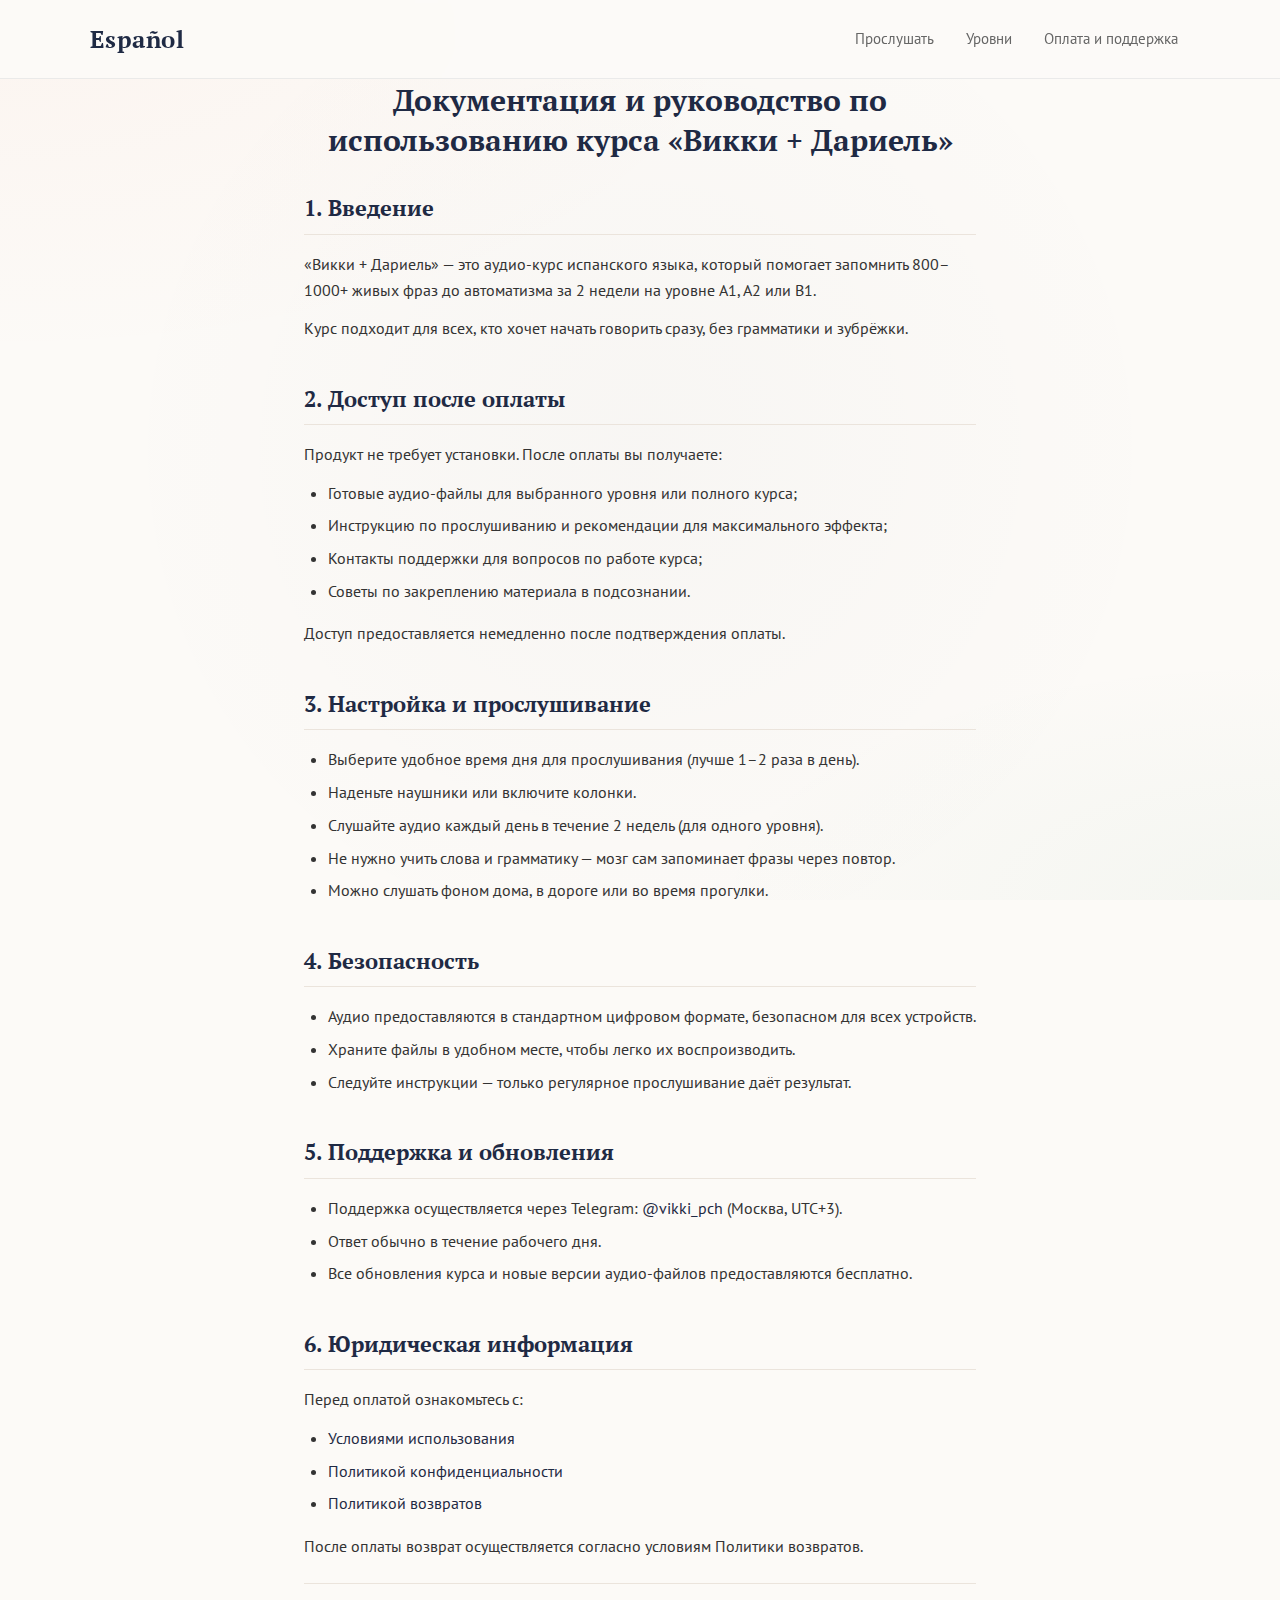
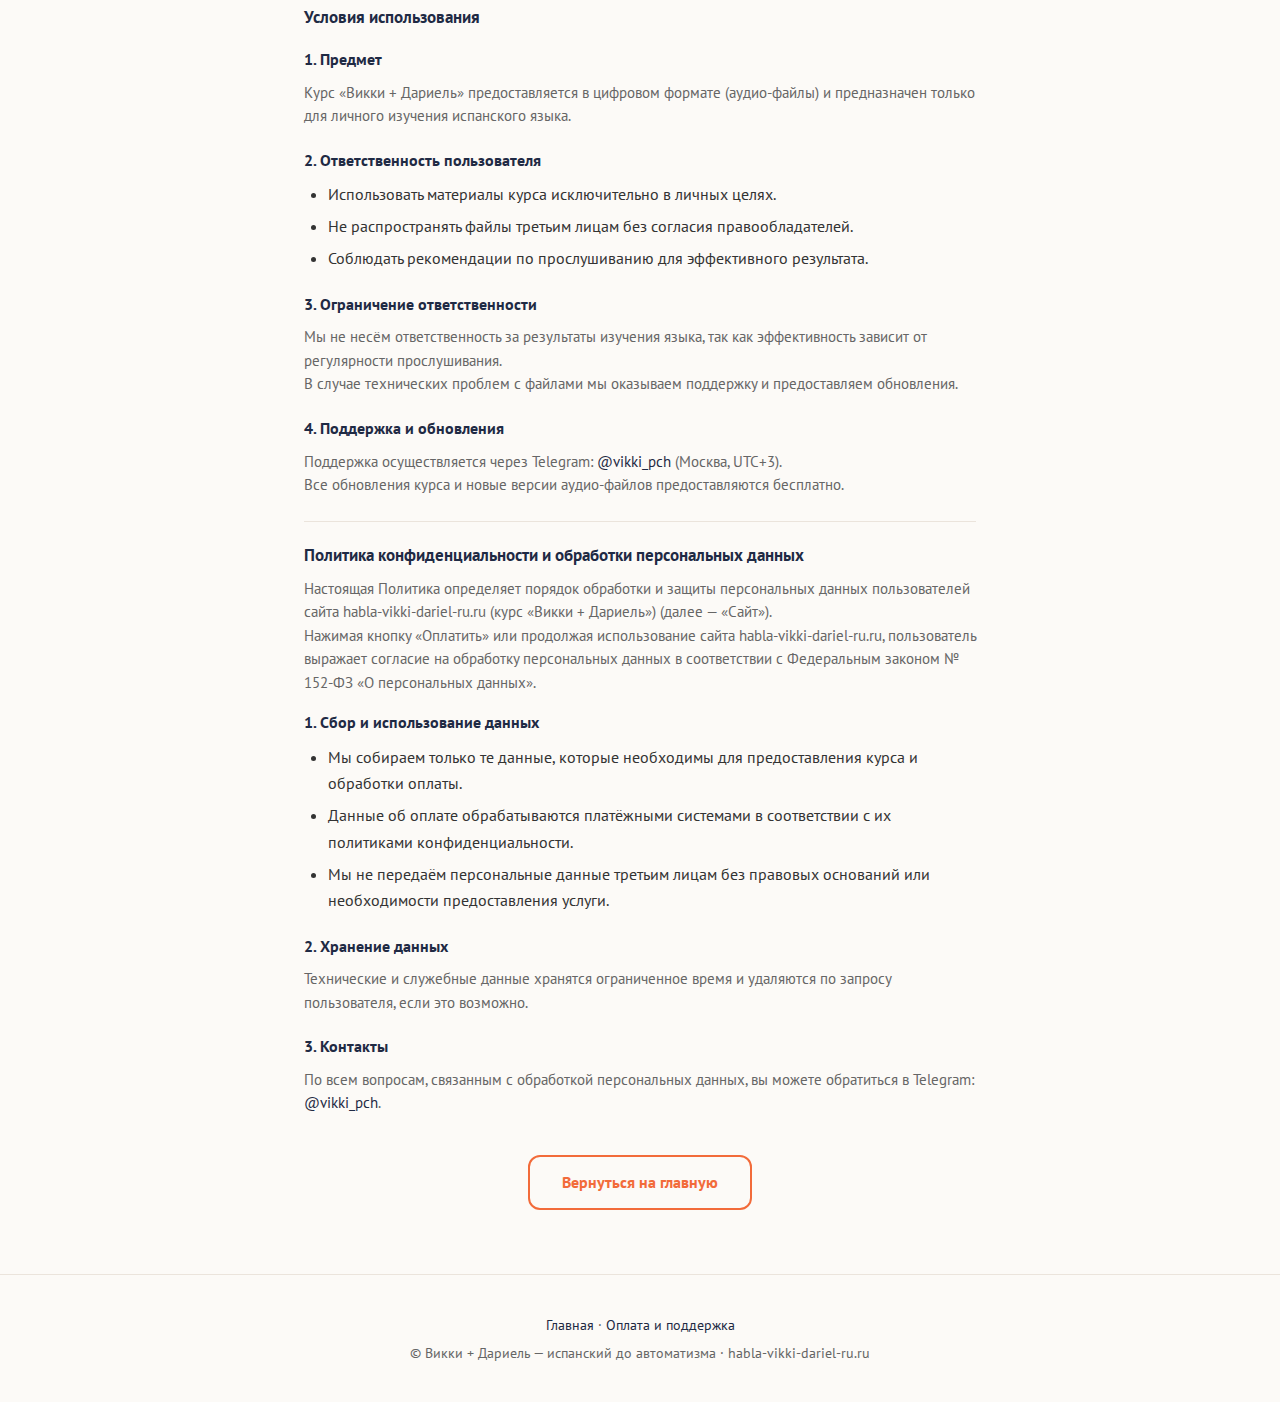
<file: guide.html>
<!DOCTYPE html>
<html lang="ru">
<head>
  <meta charset="UTF-8">
  <meta name="viewport" content="width=device-width, initial-scale=1.0, viewport-fit=cover">
  <title>Документация и руководство — Викки + Дариель</title>
  <link rel="preconnect" href="https://fonts.googleapis.com">
  <link rel="preconnect" href="https://fonts.gstatic.com" crossorigin>
  <link href="https://fonts.googleapis.com/css2?family=PT+Sans:wght@400;500;600;700&family=PT+Serif:ital,wght@0,400;0,700;1,400&display=swap" rel="stylesheet">
  <link rel="stylesheet" href="styles.css">
</head>
<body>
  <header class="header">
    <div class="header-inner">
      <a href="index.html" class="logo">Español</a>
      <nav class="nav">
        <a href="index.html#audio-preview">Прослушать</a>
        <a href="index.html#niveles">Уровни</a>
        <a href="info.html">Оплата и поддержка</a>
      </nav>
    </div>
  </header>

  <main>
    <section class="section section-guide">
      <div class="container container-narrow">
        <h1 class="guide-title">Документация и руководство по использованию курса «Викки + Дариель»</h1>

        <article class="guide-block" id="intro">
          <h2>1. Введение</h2>
          <p>«Викки + Дариель» — это аудио-курс испанского языка, который помогает запомнить 800–1000+ живых фраз до автоматизма за 2 недели на уровне A1, A2 или B1.</p>
          <p>Курс подходит для всех, кто хочет начать говорить сразу, без грамматики и зубрёжки.</p>
        </article>

        <article class="guide-block" id="access">
          <h2>2. Доступ после оплаты</h2>
          <p>Продукт не требует установки. После оплаты вы получаете:</p>
          <ul>
            <li>Готовые аудио-файлы для выбранного уровня или полного курса;</li>
            <li>Инструкцию по прослушиванию и рекомендации для максимального эффекта;</li>
            <li>Контакты поддержки для вопросов по работе курса;</li>
            <li>Советы по закреплению материала в подсознании.</li>
          </ul>
          <p>Доступ предоставляется немедленно после подтверждения оплаты.</p>
        </article>

        <article class="guide-block" id="setup">
          <h2>3. Настройка и прослушивание</h2>
          <ul>
            <li>Выберите удобное время дня для прослушивания (лучше 1–2 раза в день).</li>
            <li>Наденьте наушники или включите колонки.</li>
            <li>Слушайте аудио каждый день в течение 2 недель (для одного уровня).</li>
            <li>Не нужно учить слова и грамматику — мозг сам запоминает фразы через повтор.</li>
            <li>Можно слушать фоном дома, в дороге или во время прогулки.</li>
          </ul>
        </article>

        <article class="guide-block" id="safety">
          <h2>4. Безопасность</h2>
          <ul>
            <li>Аудио предоставляются в стандартном цифровом формате, безопасном для всех устройств.</li>
            <li>Храните файлы в удобном месте, чтобы легко их воспроизводить.</li>
            <li>Следуйте инструкции — только регулярное прослушивание даёт результат.</li>
          </ul>
        </article>

        <article class="guide-block" id="support">
          <h2>5. Поддержка и обновления</h2>
          <ul>
            <li>Поддержка осуществляется через Telegram: <a href="https://t.me/vikki_pch" target="_blank" rel="noopener noreferrer">@vikki_pch</a> (Москва, UTC+3).</li>
            <li>Ответ обычно в течение рабочего дня.</li>
            <li>Все обновления курса и новые версии аудио-файлов предоставляются бесплатно.</li>
          </ul>
        </article>

        <article class="guide-block" id="legal">
          <h2>6. Юридическая информация</h2>
          <p>Перед оплатой ознакомьтесь с:</p>
          <ul>
            <li><a href="#terms">Условиями использования</a></li>
            <li><a href="#privacy">Политикой конфиденциальности</a></li>
            <li><a href="info.html#refund-policy">Политикой возвратов</a></li>
          </ul>
          <p>После оплаты возврат осуществляется согласно условиям Политики возвратов.</p>

          <div class="guide-legal-sub guide-policy" id="terms">
            <h3>Условия использования</h3>
            <h4>1. Предмет</h4>
            <p>Курс «Викки + Дариель» предоставляется в цифровом формате (аудио-файлы) и предназначен только для личного изучения испанского языка.</p>
            <h4>2. Ответственность пользователя</h4>
            <ul>
              <li>Использовать материалы курса исключительно в личных целях.</li>
              <li>Не распространять файлы третьим лицам без согласия правообладателей.</li>
              <li>Соблюдать рекомендации по прослушиванию для эффективного результата.</li>
            </ul>
            <h4>3. Ограничение ответственности</h4>
            <p>Мы не несём ответственность за результаты изучения языка, так как эффективность зависит от регулярности прослушивания.</p>
            <p>В случае технических проблем с файлами мы оказываем поддержку и предоставляем обновления.</p>
            <h4>4. Поддержка и обновления</h4>
            <p>Поддержка осуществляется через Telegram: <a href="https://t.me/vikki_pch" target="_blank" rel="noopener noreferrer">@vikki_pch</a> (Москва, UTC+3).</p>
            <p>Все обновления курса и новые версии аудио-файлов предоставляются бесплатно.</p>
          </div>
          <div class="guide-legal-sub guide-policy" id="privacy">
            <h3>Политика конфиденциальности и обработки персональных данных</h3>
            <p>Настоящая Политика определяет порядок обработки и защиты персональных данных пользователей сайта habla-vikki-dariel-ru.ru (курс «Викки + Дариель») (далее — «Сайт»).</p>
            <p>Нажимая кнопку «Оплатить» или продолжая использование сайта habla-vikki-dariel-ru.ru, пользователь выражает согласие на обработку персональных данных в соответствии с Федеральным законом № 152-ФЗ «О персональных данных».</p>
            <h4>1. Сбор и использование данных</h4>
            <ul>
              <li>Мы собираем только те данные, которые необходимы для предоставления курса и обработки оплаты.</li>
              <li>Данные об оплате обрабатываются платёжными системами в соответствии с их политиками конфиденциальности.</li>
              <li>Мы не передаём персональные данные третьим лицам без правовых оснований или необходимости предоставления услуги.</li>
            </ul>
            <h4>2. Хранение данных</h4>
            <p>Технические и служебные данные хранятся ограниченное время и удаляются по запросу пользователя, если это возможно.</p>
            <h4>3. Контакты</h4>
            <p>По всем вопросам, связанным с обработкой персональных данных, вы можете обратиться в Telegram: <a href="https://t.me/vikki_pch" target="_blank" rel="noopener noreferrer">@vikki_pch</a>.</p>
          </div>
        </article>

        <p class="guide-back"><a href="index.html" class="btn btn-outline">Вернуться на главную</a></p>
      </div>
    </section>
  </main>

  <footer class="footer">
    <div class="container">
      <p><a href="index.html">Главная</a> · <a href="info.html">Оплата и поддержка</a></p>
      <p>© Викки + Дариель — испанский до автоматизма · habla-vikki-dariel-ru.ru</p>
    </div>
  </footer>
</body>
</html>
</file>
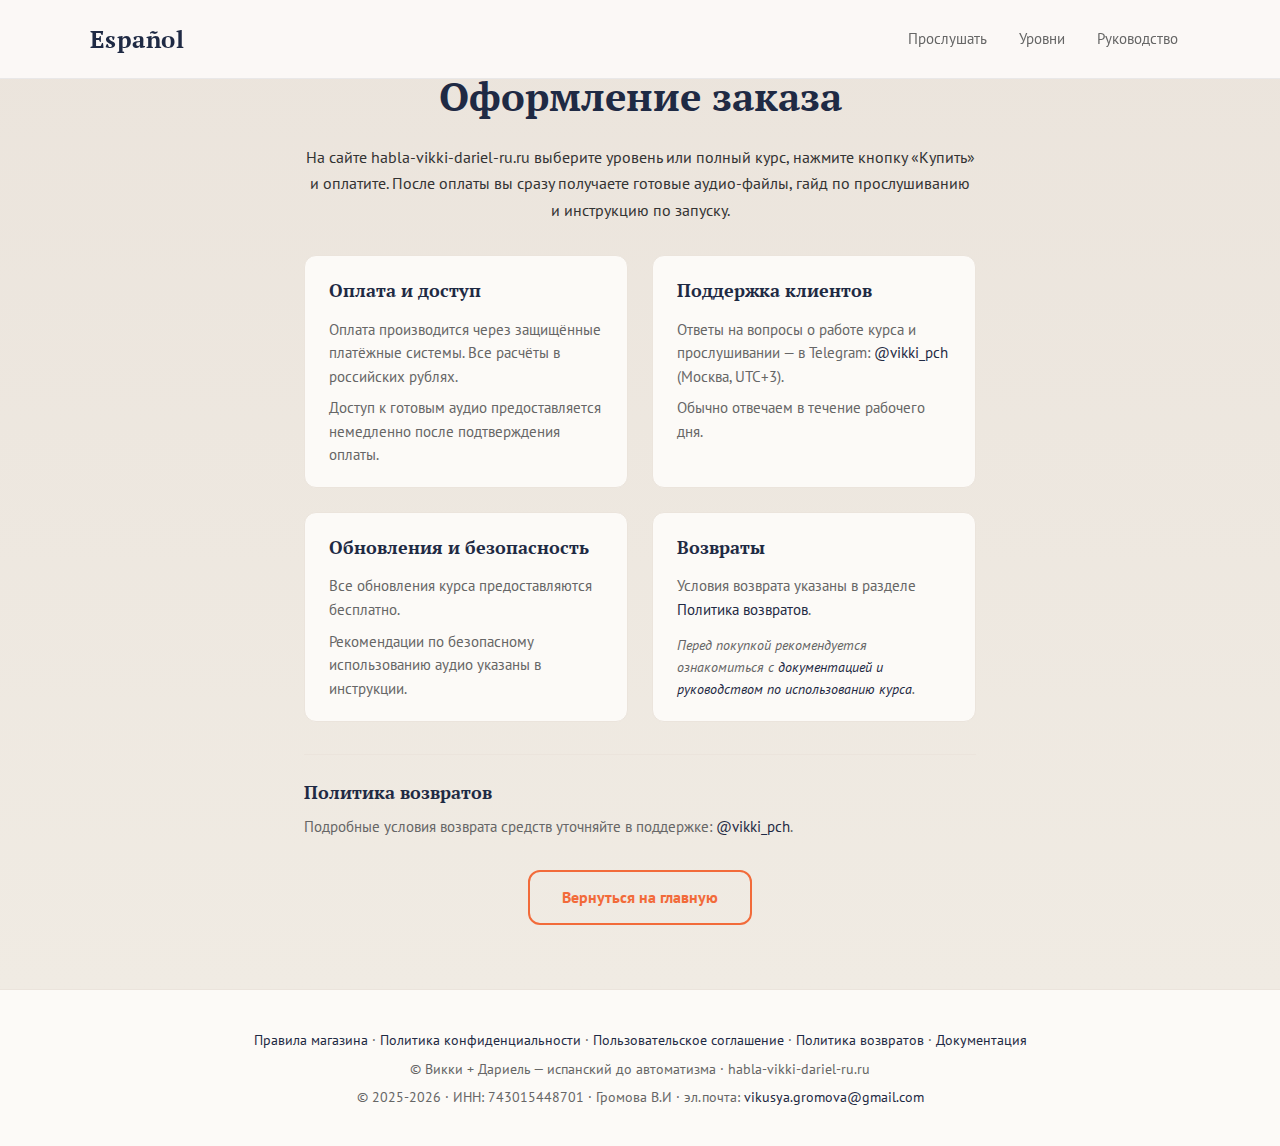
<file: info.html>
<!DOCTYPE html>
<html lang="ru">
<head>
  <meta charset="UTF-8">
  <meta name="viewport" content="width=device-width, initial-scale=1.0, viewport-fit=cover">
  <title>Оформление заказа и поддержка — Викки + Дариель</title>
  <link rel="preconnect" href="https://fonts.googleapis.com">
  <link rel="preconnect" href="https://fonts.gstatic.com" crossorigin>
  <link href="https://fonts.googleapis.com/css2?family=PT+Sans:wght@400;500;600;700&family=PT+Serif:ital,wght@0,400;0,700;1,400&display=swap" rel="stylesheet">
  <link rel="stylesheet" href="styles.css">
</head>
<body>
  <header class="header">
    <div class="header-inner">
      <a href="index.html" class="logo">Español</a>
      <nav class="nav">
        <a href="index.html#audio-preview">Прослушать</a>
        <a href="index.html#niveles">Уровни</a>
        <a href="guide.html">Руководство</a>
      </nav>
    </div>
  </header>

  <main>
    <section class="section section-legal" id="info">
      <div class="container container-narrow">
        <h1 class="section-title section-title-sm">Оформление заказа</h1>
        <p class="legal-lead">На сайте habla-vikki-dariel-ru.ru выберите уровень или полный курс, нажмите кнопку «Купить» и оплатите. После оплаты вы сразу получаете готовые аудио-файлы, гайд по прослушиванию и инструкцию по запуску.</p>

        <div class="legal-grid">
          <div class="legal-block">
            <h3>Оплата и доступ</h3>
            <p>Оплата производится через защищённые платёжные системы. Все расчёты в российских рублях.</p>
            <p>Доступ к готовым аудио предоставляется немедленно после подтверждения оплаты.</p>
          </div>
          <div class="legal-block">
            <h3>Поддержка клиентов</h3>
            <p>Ответы на вопросы о работе курса и прослушивании — в Telegram: <a href="https://t.me/vikki_pch" target="_blank" rel="noopener noreferrer">@vikki_pch</a> (Москва, UTC+3).</p>
            <p>Обычно отвечаем в течение рабочего дня.</p>
          </div>
          <div class="legal-block">
            <h3>Обновления и безопасность</h3>
            <p>Все обновления курса предоставляются бесплатно.</p>
            <p>Рекомендации по безопасному использованию аудио указаны в инструкции.</p>
          </div>
          <div class="legal-block">
            <h3>Возвраты</h3>
            <p>Условия возврата указаны в разделе <a href="#refund-policy">Политика возвратов</a>.</p>
            <p class="legal-note">Перед покупкой рекомендуется ознакомиться с <a href="guide.html">документацией и руководством по использованию курса</a>.</p>
          </div>
        </div>

        <div class="legal-refund" id="refund-policy">
          <h3>Политика возвратов</h3>
          <p>Подробные условия возврата средств уточняйте в поддержке: <a href="https://t.me/vikki_pch" target="_blank" rel="noopener noreferrer">@vikki_pch</a>.</p>
        </div>

        <p class="guide-back" style="margin-top: 2rem;"><a href="index.html" class="btn btn-outline">Вернуться на главную</a></p>
      </div>
    </section>
  </main>

  <footer class="footer">
    <div class="container">
      <p>
        <a href="polozhenie.html">Правила магазина</a> ·
        <a href="guide.html#privacy">Политика конфиденциальности</a> ·
        <a href="guide.html#terms">Пользовательское соглашение</a> ·
        <a href="info.html#refund-policy">Политика возвратов</a> ·
        <a href="guide.html">Документация</a>
      </p>
      <p>© Викки + Дариель — испанский до автоматизма · habla-vikki-dariel-ru.ru</p>
      <p>© 2025-2026 · ИНН: 743015448701 · Громова В.И · эл.почта: <a href="mailto:vikusya.gromova@gmail.com">vikusya.gromova@gmail.com</a></p>
    </div>
  </footer>
</body>
</html>
</file>
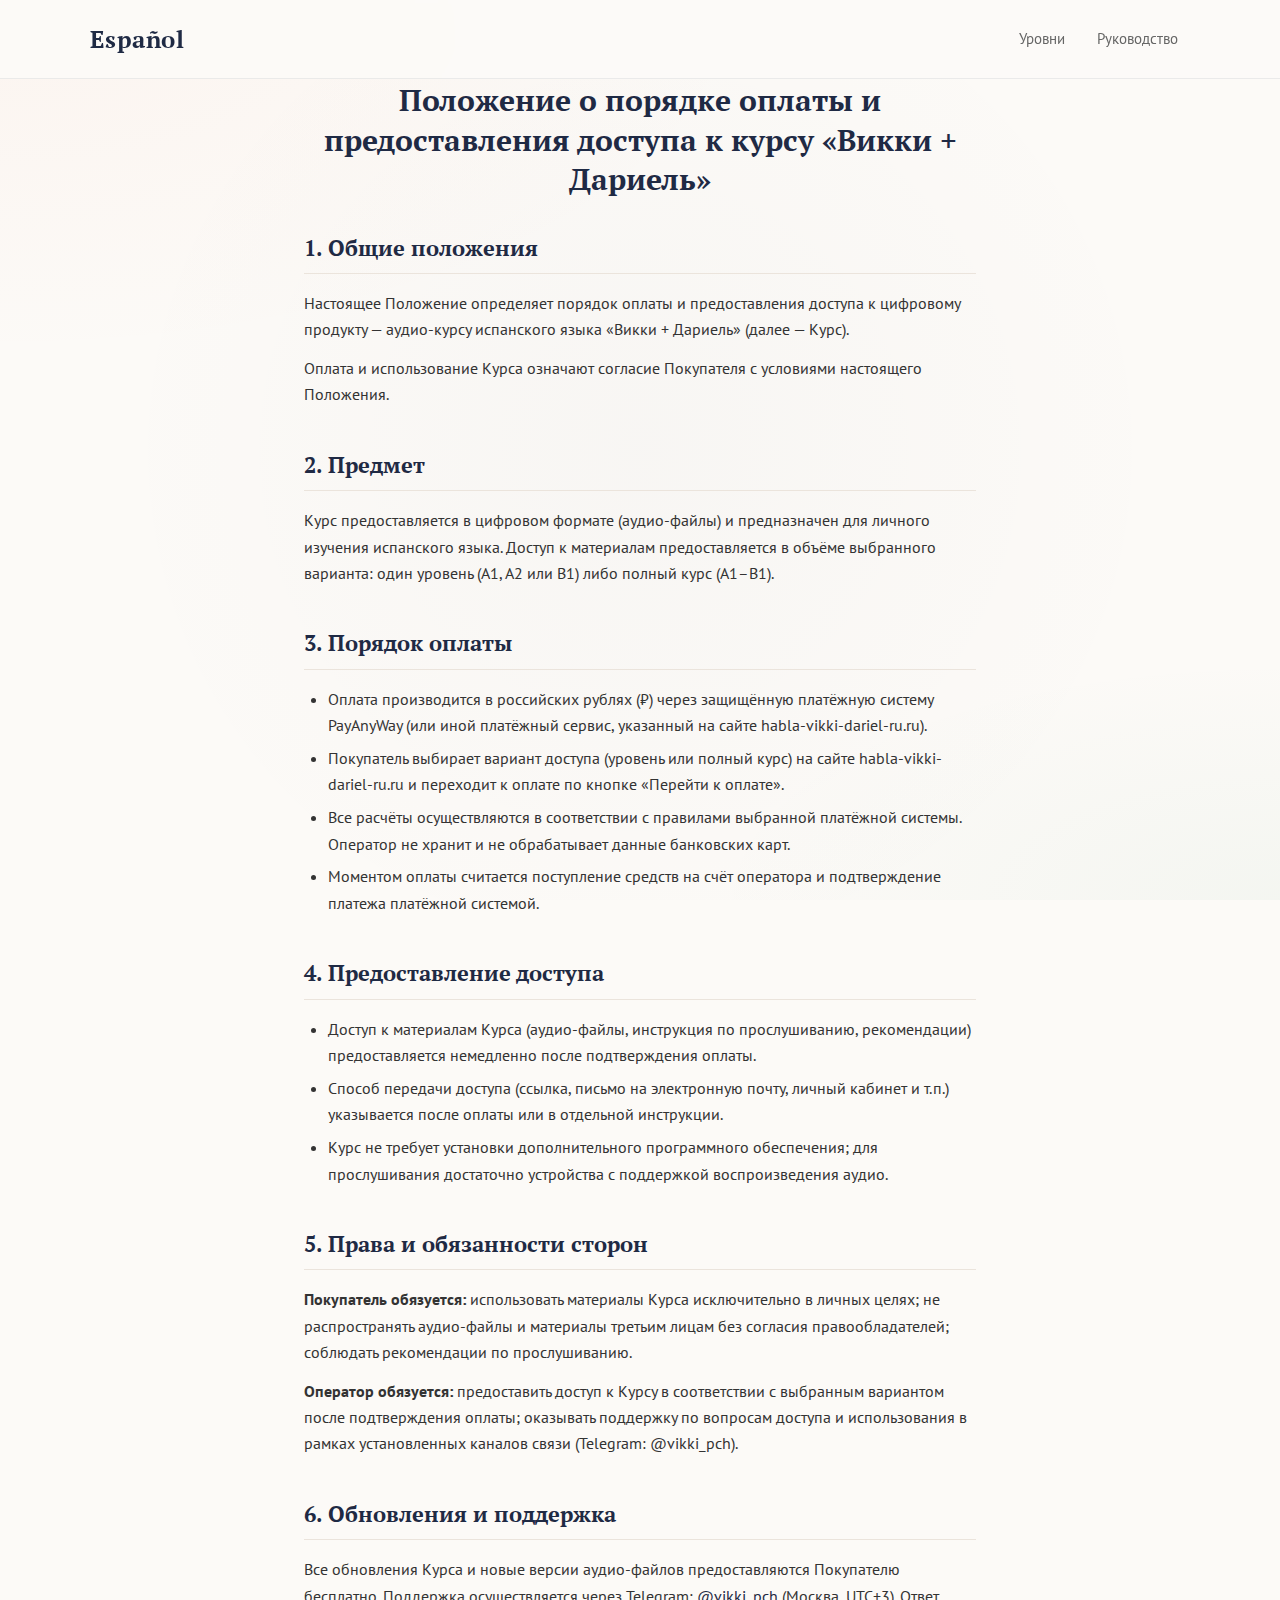
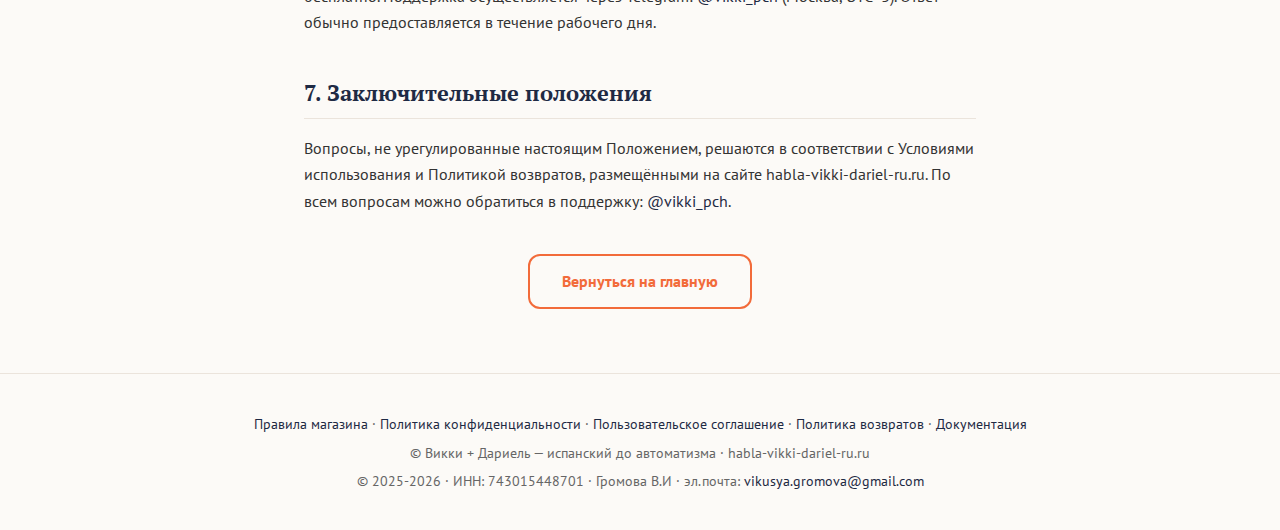
<file: polozhenie.html>
<!DOCTYPE html>
<html lang="ru">
<head>
  <meta charset="UTF-8">
  <meta name="viewport" content="width=device-width, initial-scale=1.0, viewport-fit=cover">
  <title>Положение — Викки + Дариель</title>
  <link rel="preconnect" href="https://fonts.googleapis.com">
  <link rel="preconnect" href="https://fonts.gstatic.com" crossorigin>
  <link href="https://fonts.googleapis.com/css2?family=PT+Sans:wght@400;500;600;700&family=PT+Serif:ital,wght@0,400;0,700;1,400&display=swap" rel="stylesheet">
  <link rel="stylesheet" href="styles.css">
</head>
<body>
  <header class="header">
    <div class="header-inner">
      <a href="index.html" class="logo">Español</a>
      <nav class="nav">
        <a href="index.html#niveles">Уровни</a>
        <a href="guide.html">Руководство</a>
      </nav>
    </div>
  </header>

  <main>
    <section class="section section-guide">
      <div class="container container-narrow">
        <h1 class="guide-title">Положение о порядке оплаты и предоставления доступа к курсу «Викки + Дариель»</h1>

        <article class="guide-block">
          <h2>1. Общие положения</h2>
          <p>Настоящее Положение определяет порядок оплаты и предоставления доступа к цифровому продукту — аудио-курсу испанского языка «Викки + Дариель» (далее — Курс).</p>
          <p>Оплата и использование Курса означают согласие Покупателя с условиями настоящего Положения.</p>
        </article>

        <article class="guide-block">
          <h2>2. Предмет</h2>
          <p>Курс предоставляется в цифровом формате (аудио-файлы) и предназначен для личного изучения испанского языка. Доступ к материалам предоставляется в объёме выбранного варианта: один уровень (A1, A2 или B1) либо полный курс (A1–B1).</p>
        </article>

        <article class="guide-block">
          <h2>3. Порядок оплаты</h2>
          <ul>
            <li>Оплата производится в российских рублях (₽) через защищённую платёжную систему PayAnyWay (или иной платёжный сервис, указанный на сайте habla-vikki-dariel-ru.ru).</li>
            <li>Покупатель выбирает вариант доступа (уровень или полный курс) на сайте habla-vikki-dariel-ru.ru и переходит к оплате по кнопке «Перейти к оплате».</li>
            <li>Все расчёты осуществляются в соответствии с правилами выбранной платёжной системы. Оператор не хранит и не обрабатывает данные банковских карт.</li>
            <li>Моментом оплаты считается поступление средств на счёт оператора и подтверждение платежа платёжной системой.</li>
          </ul>
        </article>

        <article class="guide-block">
          <h2>4. Предоставление доступа</h2>
          <ul>
            <li>Доступ к материалам Курса (аудио-файлы, инструкция по прослушиванию, рекомендации) предоставляется немедленно после подтверждения оплаты.</li>
            <li>Способ передачи доступа (ссылка, письмо на электронную почту, личный кабинет и т.п.) указывается после оплаты или в отдельной инструкции.</li>
            <li>Курс не требует установки дополнительного программного обеспечения; для прослушивания достаточно устройства с поддержкой воспроизведения аудио.</li>
          </ul>
        </article>

        <article class="guide-block">
          <h2>5. Права и обязанности сторон</h2>
          <p><strong>Покупатель обязуется:</strong> использовать материалы Курса исключительно в личных целях; не распространять аудио-файлы и материалы третьим лицам без согласия правообладателей; соблюдать рекомендации по прослушиванию.</p>
          <p><strong>Оператор обязуется:</strong> предоставить доступ к Курсу в соответствии с выбранным вариантом после подтверждения оплаты; оказывать поддержку по вопросам доступа и использования в рамках установленных каналов связи (Telegram: @vikki_pch).</p>
        </article>

        <article class="guide-block">
          <h2>6. Обновления и поддержка</h2>
          <p>Все обновления Курса и новые версии аудио-файлов предоставляются Покупателю бесплатно. Поддержка осуществляется через Telegram: <a href="https://t.me/vikki_pch" target="_blank" rel="noopener noreferrer">@vikki_pch</a> (Москва, UTC+3). Ответ обычно предоставляется в течение рабочего дня.</p>
        </article>

        <article class="guide-block">
          <h2>7. Заключительные положения</h2>
          <p>Вопросы, не урегулированные настоящим Положением, решаются в соответствии с Условиями использования и Политикой возвратов, размещёнными на сайте habla-vikki-dariel-ru.ru. По всем вопросам можно обратиться в поддержку: <a href="https://t.me/vikki_pch" target="_blank" rel="noopener noreferrer">@vikki_pch</a>.</p>
        </article>

        <p class="guide-back"><a href="index.html" class="btn btn-outline">Вернуться на главную</a></p>
      </div>
    </section>
  </main>

  <footer class="footer">
    <div class="container">
      <p>
        <a href="polozhenie.html">Правила магазина</a> ·
        <a href="guide.html#privacy">Политика конфиденциальности</a> ·
        <a href="guide.html#terms">Пользовательское соглашение</a> ·
        <a href="info.html#refund-policy">Политика возвратов</a> ·
        <a href="guide.html">Документация</a>
      </p>
      <p>© Викки + Дариель — испанский до автоматизма · habla-vikki-dariel-ru.ru</p>
      <p>© 2025-2026 · ИНН: 743015448701 · Громова В.И · эл.почта: <a href="mailto:vikusya.gromova@gmail.com">vikusya.gromova@gmail.com</a></p>
    </div>
  </footer>
</body>
</html>
</file>
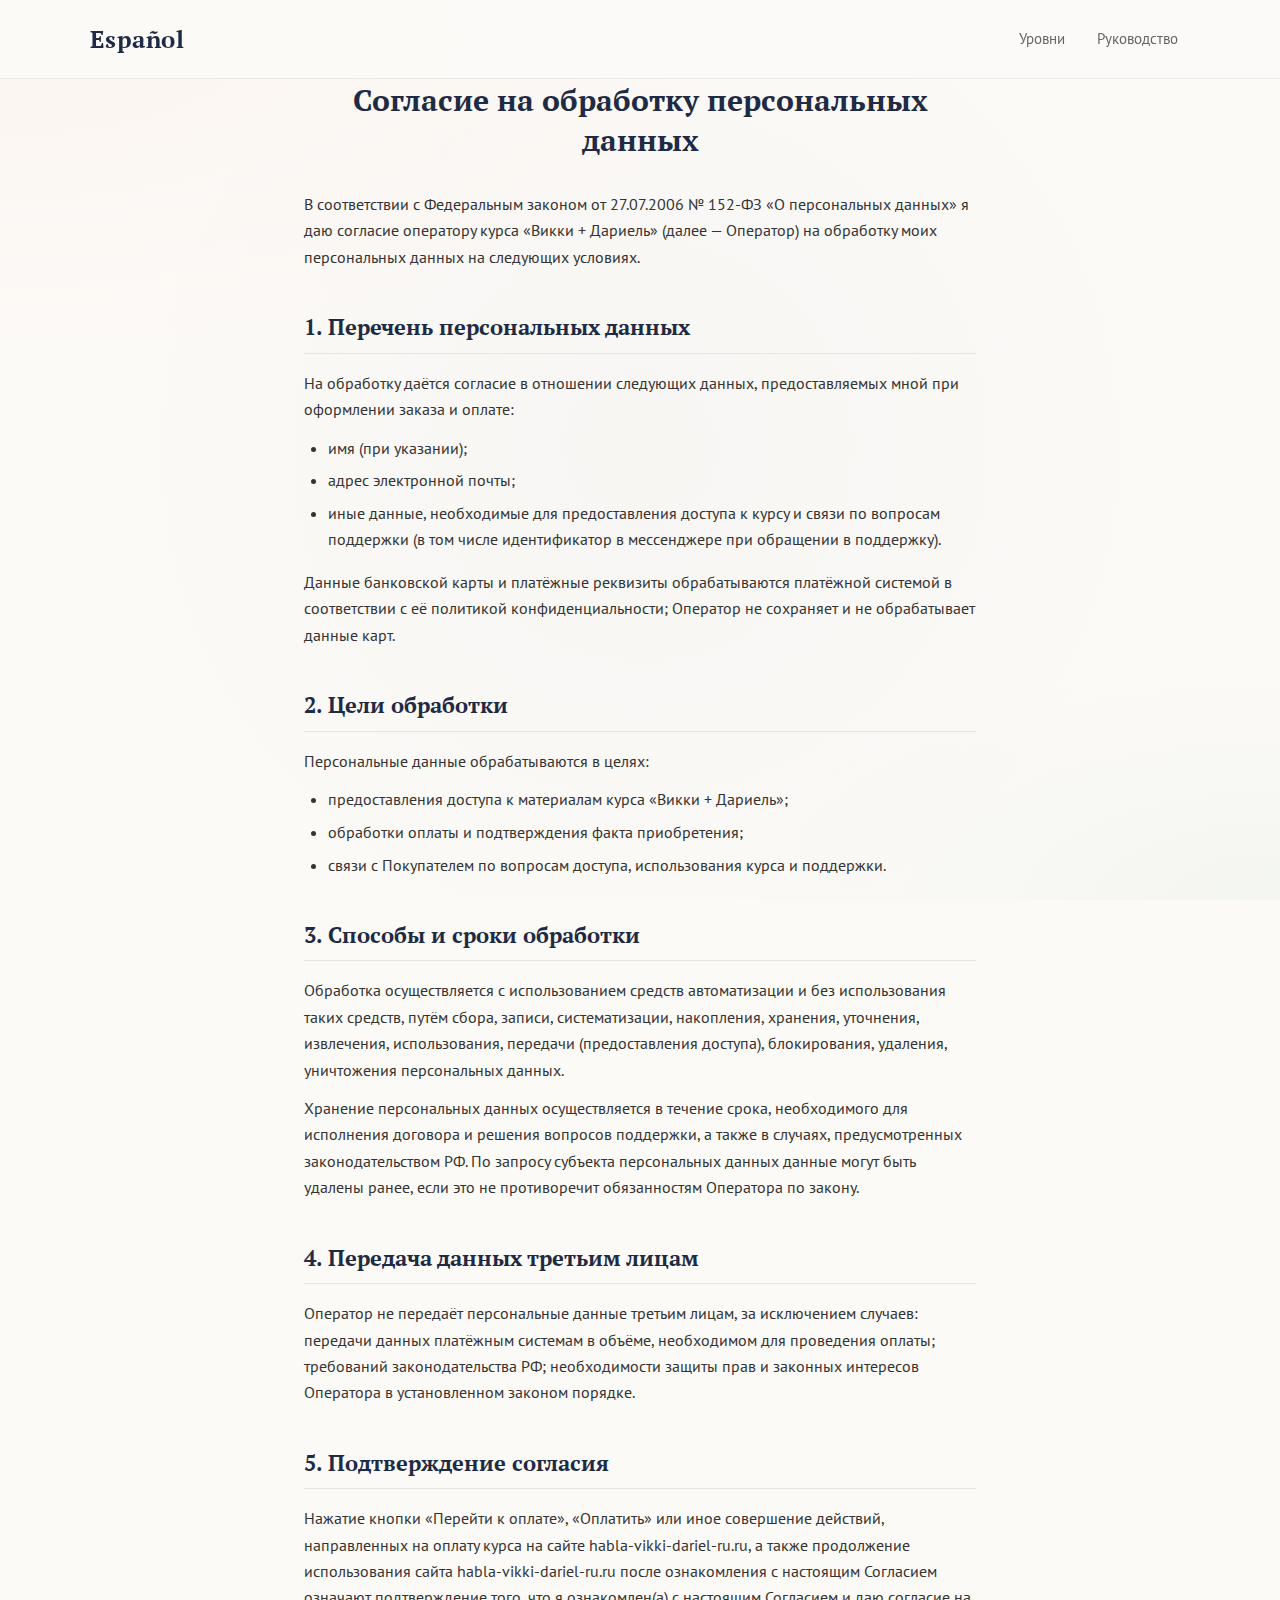
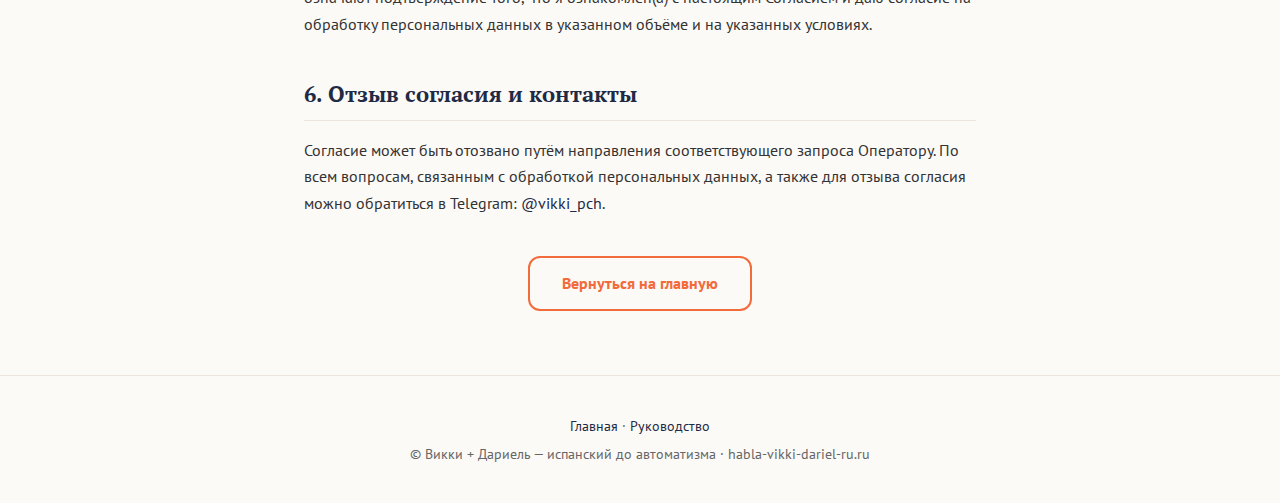
<file: soglasiye.html>
<!DOCTYPE html>
<html lang="ru">
<head>
  <meta charset="UTF-8">
  <meta name="viewport" content="width=device-width, initial-scale=1.0, viewport-fit=cover">
  <title>Согласие на обработку персональных данных — Викки + Дариель</title>
  <link rel="preconnect" href="https://fonts.googleapis.com">
  <link rel="preconnect" href="https://fonts.gstatic.com" crossorigin>
  <link href="https://fonts.googleapis.com/css2?family=PT+Sans:wght@400;500;600;700&family=PT+Serif:ital,wght@0,400;0,700;1,400&display=swap" rel="stylesheet">
  <link rel="stylesheet" href="styles.css">
</head>
<body>
  <header class="header">
    <div class="header-inner">
      <a href="index.html" class="logo">Español</a>
      <nav class="nav">
        <a href="index.html#niveles">Уровни</a>
        <a href="guide.html">Руководство</a>
      </nav>
    </div>
  </header>

  <main>
    <section class="section section-guide">
      <div class="container container-narrow">
        <h1 class="guide-title">Согласие на обработку персональных данных</h1>

        <article class="guide-block">
          <p>В соответствии с Федеральным законом от 27.07.2006 № 152-ФЗ «О персональных данных» я даю согласие оператору курса «Викки + Дариель» (далее — Оператор) на обработку моих персональных данных на следующих условиях.</p>
        </article>

        <article class="guide-block">
          <h2>1. Перечень персональных данных</h2>
          <p>На обработку даётся согласие в отношении следующих данных, предоставляемых мной при оформлении заказа и оплате:</p>
          <ul>
            <li>имя (при указании);</li>
            <li>адрес электронной почты;</li>
            <li>иные данные, необходимые для предоставления доступа к курсу и связи по вопросам поддержки (в том числе идентификатор в мессенджере при обращении в поддержку).</li>
          </ul>
          <p>Данные банковской карты и платёжные реквизиты обрабатываются платёжной системой в соответствии с её политикой конфиденциальности; Оператор не сохраняет и не обрабатывает данные карт.</p>
        </article>

        <article class="guide-block">
          <h2>2. Цели обработки</h2>
          <p>Персональные данные обрабатываются в целях:</p>
          <ul>
            <li>предоставления доступа к материалам курса «Викки + Дариель»;</li>
            <li>обработки оплаты и подтверждения факта приобретения;</li>
            <li>связи с Покупателем по вопросам доступа, использования курса и поддержки.</li>
          </ul>
        </article>

        <article class="guide-block">
          <h2>3. Способы и сроки обработки</h2>
          <p>Обработка осуществляется с использованием средств автоматизации и без использования таких средств, путём сбора, записи, систематизации, накопления, хранения, уточнения, извлечения, использования, передачи (предоставления доступа), блокирования, удаления, уничтожения персональных данных.</p>
          <p>Хранение персональных данных осуществляется в течение срока, необходимого для исполнения договора и решения вопросов поддержки, а также в случаях, предусмотренных законодательством РФ. По запросу субъекта персональных данных данные могут быть удалены ранее, если это не противоречит обязанностям Оператора по закону.</p>
        </article>

        <article class="guide-block">
          <h2>4. Передача данных третьим лицам</h2>
          <p>Оператор не передаёт персональные данные третьим лицам, за исключением случаев: передачи данных платёжным системам в объёме, необходимом для проведения оплаты; требований законодательства РФ; необходимости защиты прав и законных интересов Оператора в установленном законом порядке.</p>
        </article>

        <article class="guide-block">
          <h2>5. Подтверждение согласия</h2>
          <p>Нажатие кнопки «Перейти к оплате», «Оплатить» или иное совершение действий, направленных на оплату курса на сайте habla-vikki-dariel-ru.ru, а также продолжение использования сайта habla-vikki-dariel-ru.ru после ознакомления с настоящим Согласием означают подтверждение того, что я ознакомлен(а) с настоящим Согласием и даю согласие на обработку персональных данных в указанном объёме и на указанных условиях.</p>
        </article>

        <article class="guide-block">
          <h2>6. Отзыв согласия и контакты</h2>
          <p>Согласие может быть отозвано путём направления соответствующего запроса Оператору. По всем вопросам, связанным с обработкой персональных данных, а также для отзыва согласия можно обратиться в Telegram: <a href="https://t.me/vikki_pch" target="_blank" rel="noopener noreferrer">@vikki_pch</a>.</p>
        </article>

        <p class="guide-back"><a href="index.html" class="btn btn-outline">Вернуться на главную</a></p>
      </div>
    </section>
  </main>

  <footer class="footer">
    <div class="container">
      <p><a href="index.html">Главная</a> · <a href="guide.html">Руководство</a></p>
      <p>© Викки + Дариель — испанский до автоматизма · habla-vikki-dariel-ru.ru</p>
    </div>
  </footer>
</body>
</html>
</file>
<file: styles.css>
/* --- Variables --- */
:root {
  /* Основной цвет: тёплый тёмно-синий / индиго (заголовки, акценты) */
  --color-indigo: #1F2A44;
  --color-indigo-alt: #24324F;
  /* Кнопка: тёплый оранжево-коралловый (единственный яркий объект) */
  --color-btn: #F26B3A;
  --color-btn-hover: #E85A2A;
  /* Вторичная кнопка «Полный курс»: тёплый зелёный */
  --color-btn-secondary: #2E8B57;
  --color-btn-secondary-hover: #3AA76D;
  /* Фоны — тёплые, с характером */
  --color-cream: #f8f4ef;
  --color-cream-dark: #ebe4dc;
  --color-sand: #f0ebe3;
  --color-warm: #fdf6ed;
  --color-white: #fcfaf7;
  /* Текст: тёмно-серый, без чёрного */
  --color-text: #333333;
  --color-text-muted: #666666;
  /* Акцент для доверия/подсказок (зелёный) */
  --color-accent: #2E8B57;
  --font-heading: 'PT Serif', Georgia, 'Times New Roman', serif;
  --font-body: 'PT Sans', system-ui, sans-serif;
  --radius: 12px;
  --radius-lg: 20px;
  --shadow: 0 4px 24px rgba(31, 42, 68, 0.08);
  --shadow-hover: 0 12px 40px rgba(31, 42, 68, 0.12);
}

/* --- Анимации (конверсия) --- */
@keyframes heroReveal {
  from {
    opacity: 0;
    transform: translateY(20px);
  }
  to {
    opacity: 1;
    transform: translateY(0);
  }
}
@keyframes ctaPulse {
  0%, 100% { box-shadow: var(--shadow), 0 0 0 0 rgba(242, 107, 58, 0.2); }
  50% { box-shadow: var(--shadow), 0 0 0 8px rgba(242, 107, 58, 0); }
}
@keyframes featuredGlow {
  0%, 100% { box-shadow: var(--shadow-hover), 0 0 0 1px rgba(242, 107, 58, 0.2); }
  50% { box-shadow: var(--shadow-hover), 0 0 0 3px rgba(242, 107, 58, 0.4); }
}
@keyframes stickyCtaIn {
  from {
    opacity: 0;
    transform: translateY(100%);
  }
  to {
    opacity: 1;
    transform: translateY(0);
  }
}
@keyframes savingsPulse {
  0%, 100% { transform: scale(1); }
  50% { transform: scale(1.02); }
}
@keyframes btnPulse {
  0%, 100% { box-shadow: 0 4px 20px rgba(46, 139, 87, 0.35), 0 0 0 0 rgba(46, 139, 87, 0.4); }
  50% { box-shadow: 0 4px 24px rgba(46, 139, 87, 0.5), 0 0 0 10px rgba(46, 139, 87, 0); }
}
@keyframes brainSway {
  0%, 100% { transform: rotate(-4deg); }
  50% { transform: rotate(4deg); }
}
@keyframes brainGlow {
  0%, 100% { filter: drop-shadow(0 0 28px rgba(218, 165, 32, 0.28)); }
  50% { filter: drop-shadow(0 0 40px rgba(218, 165, 32, 0.4)); }
}
/* --- Reset & Base --- */
*, *::before, *::after { box-sizing: border-box; }
html {
  scroll-behavior: smooth;
  -webkit-text-size-adjust: 100%;
}
body {
  margin: 0;
  font-family: var(--font-body);
  font-size: 1.05rem;
  line-height: 1.6;
  color: var(--color-text);
  background: var(--color-white);
  background-image:
    radial-gradient(ellipse 120% 80% at 0% 0%, rgba(242, 107, 58, 0.04) 0%, transparent 50%),
    radial-gradient(ellipse 100% 60% at 100% 100%, rgba(46, 139, 87, 0.04) 0%, transparent 45%),
    radial-gradient(circle at 50% 50%, rgba(31, 42, 68, 0.02) 0%, transparent 70%);
  background-attachment: fixed;
  overflow-x: hidden;
}
/* iOS/Android: fixed background может лагать/дёргаться */
@media (max-width: 768px) {
  body { background-attachment: scroll; }
}
/* Удобные зоны нажатия на тач-устройствах */
a, button { -webkit-tap-highlight-color: rgba(242, 107, 58, 0.2); }

/* --- Header --- */
.header {
  position: fixed;
  top: 0;
  left: 0;
  right: 0;
  z-index: 100;
  padding: 0.75rem 1rem;
  padding-left: max(1rem, env(safe-area-inset-left));
  padding-right: max(1rem, env(safe-area-inset-right));
  padding-top: max(0.75rem, env(safe-area-inset-top));
  background: rgba(252, 250, 247, 0.92);
  backdrop-filter: blur(12px);
  -webkit-backdrop-filter: blur(12px);
  border-bottom: 1px solid rgba(31, 42, 68, 0.08);
}
.header-inner {
  max-width: 1100px;
  margin: 0 auto;
  display: flex;
  align-items: center;
  justify-content: space-between;
}
.logo {
  font-family: var(--font-heading);
  font-weight: 700;
  font-size: 1.5rem;
  color: var(--color-indigo);
  text-decoration: none;
  letter-spacing: 0.02em;
  padding: 0.5rem 0;
  min-height: 44px;
  display: inline-flex;
  align-items: center;
  justify-content: flex-start;
}
.header .nav {
  display: flex;
  gap: 0.5rem;
  flex-wrap: wrap;
  justify-content: flex-end;
}
.header .nav a {
  color: var(--color-text-muted);
  text-decoration: none;
  font-weight: 500;
  font-size: 0.95rem;
  transition: color 0.2s;
  padding: 0.6rem 0.75rem;
  min-height: 44px;
  min-width: 44px;
  display: inline-flex;
  align-items: center;
  justify-content: center;
}
.header .nav a:hover { color: var(--color-indigo-alt); }
@media (max-width: 600px) {
  /* На телефонах меню не прячем: делаем горизонтальный скролл */
  .header-inner { gap: 0.5rem; }
  .header .nav {
    display: flex;
    flex-wrap: nowrap;
    gap: 0.25rem;
    max-width: 72vw;
    overflow-x: auto;
    -webkit-overflow-scrolling: touch;
    scrollbar-width: none; /* Firefox */
  }
  .header .nav::-webkit-scrollbar { display: none; } /* Chrome/Safari */
  .header .nav a {
    font-size: 0.85rem;
    padding: 0.5rem 0.55rem;
    white-space: nowrap;
  }
}
@media (min-width: 601px) and (max-width: 900px) {
  .header .nav a { font-size: 0.85rem; padding: 0.5rem 0.5rem; }
}

/* --- Container --- */
.container {
  max-width: 900px;
  margin: 0 auto;
  padding: 0 1rem;
  padding-left: max(1rem, env(safe-area-inset-left));
  padding-right: max(1rem, env(safe-area-inset-right));
}
@media (min-width: 768px) {
  .container { padding: 0 1.5rem; }
}

/* --- Hero --- */
.hero {
  position: relative;
  min-height: 100vh;
  min-height: 100dvh;
  display: flex;
  align-items: center;
  padding: 5rem 0 3rem;
  padding-top: max(5rem, calc(env(safe-area-inset-top) + 4rem));
  padding-bottom: max(3rem, env(safe-area-inset-bottom));
  overflow: hidden;
}
@media (min-width: 768px) {
  .hero { padding: 7rem 0 4rem; padding-top: max(7rem, calc(env(safe-area-inset-top) + 5rem)); }
}
.hero-bg {
  position: absolute;
  inset: 0;
  background:
    radial-gradient(ellipse 90% 60% at 50% 0%, rgba(242, 107, 58, 0.08) 0%, transparent 55%),
    radial-gradient(ellipse 70% 50% at 20% 80%, rgba(46, 139, 87, 0.06) 0%, transparent 50%),
    radial-gradient(ellipse 60% 40% at 80% 60%, rgba(31, 42, 68, 0.05) 0%, transparent 45%),
    var(--color-warm);
}
.hero-inner {
  position: relative;
  text-align: center;
}
.hero-inner .hero-badge {
  animation: heroReveal 0.7s ease-out both;
}
.hero-inner .hero-title {
  animation: heroReveal 0.7s ease-out 0.15s both;
}
.hero-inner .hero-subtitle {
  animation: heroReveal 0.7s ease-out 0.3s both;
}
.hero-inner .btn-hero {
  animation: heroReveal 0.7s ease-out 0.45s both;
}
.hero-inner .hero-social {
  animation: heroReveal 0.7s ease-out 0.55s both;
}
.hero-inner .hero-note {
  animation: heroReveal 0.7s ease-out 0.65s both;
}
.hero-badge {
  display: inline-block;
  font-size: 0.8rem;
  font-weight: 600;
  letter-spacing: 0.08em;
  text-transform: uppercase;
  color: var(--color-indigo);
  margin-bottom: 1.25rem;
  padding: 0.35rem 0.9rem;
  background: rgba(31, 42, 68, 0.08);
  border-radius: 999px;
}
.hero-title {
  font-family: var(--font-heading);
  font-weight: 700;
  font-size: clamp(1.75rem, 5vw, 3.5rem);
  line-height: 1.2;
  color: var(--color-indigo);
  margin: 0 0 1rem;
  max-width: 18ch;
  margin-left: auto;
  margin-right: auto;
}
@media (min-width: 375px) {
  .hero-title { font-size: clamp(2rem, 5vw, 3.5rem); }
}
.hero-subtitle {
  font-size: clamp(0.95rem, 2vw, 1.2rem);
  color: var(--color-text-muted);
  margin: 0 0 1.5rem;
  max-width: 32ch;
  margin-left: auto;
  margin-right: auto;
}
@media (min-width: 768px) {
  .hero-subtitle { margin-bottom: 2rem; }
}
.hero-subtitle br { display: block; }
.btn {
  display: inline-block;
  padding: 0.95rem 1.5rem;
  min-height: 48px;
  min-width: 44px;
  font-family: var(--font-body);
  font-weight: 600;
  font-size: 1rem;
  text-decoration: none;
  border-radius: var(--radius);
  transition: transform 0.2s, box-shadow 0.2s;
  cursor: pointer;
  border: none;
  text-align: center;
  line-height: 1.3;
  -webkit-user-select: none;
  user-select: none;
  white-space: nowrap;
}
@media (min-width: 768px) {
  .btn { padding: 0.95rem 2rem; white-space: normal; }
}
.btn-hero { white-space: nowrap; }
@media (max-width: 380px) {
  .btn-hero { font-size: 0.95rem; padding-left: 1.25rem; padding-right: 1.25rem; }
}
.btn-primary {
  background: var(--color-btn);
  color: var(--color-white);
  box-shadow: var(--shadow);
}
.btn-primary:hover {
  background: var(--color-btn-hover);
  transform: scale(1.02);
  box-shadow: var(--shadow-hover);
}
.btn:active {
  transform: scale(0.98);
}
.btn-sm {
  padding: 0.6rem 1.25rem;
  font-size: 0.9rem;
  min-height: 44px;
}
.btn-to-pay {
  /* Кнопки покупки: чуть крупнее текст */
  font-size: 1.1rem;
}
.btn-sm.btn-to-pay { font-size: 1rem; }
.btn-large.btn-to-pay { font-size: 1.15rem; }
@media (max-width: 380px) {
  .btn-to-pay { font-size: 1.02rem; }
  .btn-large.btn-to-pay { font-size: 1.05rem; }
}
.btn-outline {
  background: transparent;
  color: var(--color-btn);
  border: 2px solid var(--color-btn);
}
.btn-outline:hover {
  background: rgba(242, 107, 58, 0.08);
  transform: scale(1.02);
}
@media (hover: none) {
  .btn-primary:hover, .btn-outline:hover { transform: none; }
  .price-card:hover { transform: none; }
}
.btn-pay {
  width: 100%;
  white-space: normal;
  min-height: 48px;
  display: inline-flex;
  align-items: center;
  justify-content: center;
}
@media (max-width: 380px) {
  .btn-pay { font-size: 0.9rem; padding: 0.85rem 1rem; }
}
.btn-large { padding: 1.1rem 2rem; font-size: 1.05rem; min-height: 52px; }
@media (max-width: 380px) {
  .btn-large { font-size: 1rem; padding: 1rem 1.5rem; }
}
.hero-social {
  margin-top: 1rem;
  font-size: 0.9rem;
  color: var(--color-text-muted);
  font-weight: 500;
}
.hero-note {
  margin-top: 0.5rem;
  font-size: 0.9rem;
  color: var(--color-text-muted);
}

/* --- Sections --- */
.section {
  padding: 3rem 0;
  padding-bottom: max(3rem, env(safe-area-inset-bottom));
}
@media (min-width: 768px) {
  .section { padding: 4.5rem 0; padding-bottom: max(4.5rem, env(safe-area-inset-bottom)); }
}
.section-alt { background: var(--color-sand); }
.section-title-sm { font-size: clamp(1.35rem, 3vw, 1.65rem); }
.section-title {
  font-family: var(--font-heading);
  font-weight: 700;
  font-size: clamp(1.6rem, 4vw, 2.5rem);
  color: var(--color-indigo);
  margin: 0 0 1.5rem;
  text-align: center;
  padding: 0 0.5rem;
}
@media (min-width: 768px) {
  .section-title { margin-bottom: 2rem; }
}

/* --- Prose (Почему грамматика не нужна) --- */
.prose-block {
  max-width: 36rem;
  margin: 0 auto;
}
.prose-block .lead {
  font-family: var(--font-heading);
  font-size: clamp(1.5rem, 3vw, 1.9rem);
  font-weight: 600;
  font-style: italic;
  color: var(--color-indigo);
  margin: 0 0 1.5rem;
  line-height: 1.35;
}
.prose-block p {
  margin: 0 0 1rem;
  color: var(--color-text-muted);
}
.prose-block p:last-child { margin-bottom: 0; }
.prose-block strong { color: var(--color-text); }

/* --- Мозг: картинка + мягкое свечение --- */
.brain-block {
  margin-top: 3rem;
  display: flex;
  justify-content: center;
  align-items: center;
  padding: 2.5rem 0;
}
.brain-inner {
  display: flex;
  flex-direction: column;
  align-items: center;
  gap: 1.5rem;
}
.brain-visual {
  flex-shrink: 0;
  line-height: 0;
  background: transparent;
}
.brain-cutout {
  display: block;
  width: min(560px, 92vw);
  height: auto;
  transform-origin: 50% 65%;
  /* золотая подсветка + лёгкое качание (без 360) */
  animation: brainSway 5s ease-in-out infinite, brainGlow 4s ease-in-out infinite;
}
@media (min-width: 600px) {
  .brain-cutout { width: min(640px, 80vw); }
}
@media (min-width: 900px) {
  .brain-cutout { width: 720px; }
}
@media (prefers-reduced-motion: reduce) {
  .brain-cutout {
    animation: brainGlow 4s ease-in-out infinite;
  }
}
.brain-text {
  margin: 0;
  font-family: var(--font-heading);
  font-size: clamp(1.05rem, 2.2vw, 1.25rem);
  font-weight: 600;
  font-style: italic;
  color: var(--color-indigo);
  text-align: center;
  max-width: 22ch;
  line-height: 1.45;
  letter-spacing: 0.01em;
  opacity: 0.92;
}

/* --- Подходит, если (со мной всё ок) --- */
.section-fits {
  background: linear-gradient(180deg, var(--color-sand) 0%, var(--color-cream) 100%);
}
.fits-list {
  list-style: none;
  padding: 0;
  margin: 0;
  max-width: 28rem;
  margin-left: auto;
  margin-right: auto;
}
.fits-list li {
  padding: 0.6rem 0;
  padding-left: 0;
  position: relative;
  color: var(--color-text-muted);
  font-size: 1rem;
  display: flex;
  align-items: flex-start;
  gap: 0.6rem;
}
.fits-list li::before {
  content: '\2014'; /* длинное тире */
  flex-shrink: 0;
  color: var(--color-indigo);
  font-weight: 600;
}
@media (min-width: 768px) {
  .fits-list li { padding: 0.75rem 0; font-size: 1.05rem; }
}

/* --- Аудио-превью --- */
.section-audio { padding: 3rem 0; }
.audio-block {
  max-width: 28rem;
  margin: 0 auto;
  text-align: center;
}
.audio-caption {
  font-family: var(--font-heading);
  font-size: clamp(1.2rem, 2.5vw, 1.45rem);
  font-weight: 600;
  color: var(--color-indigo);
  margin: 0 0 1rem;
}
.audio-player-wrap {
  margin: 1rem 0;
  border-radius: var(--radius);
  overflow: hidden;
  background: var(--color-cream);
  border: 1px solid var(--color-cream-dark);
}
.audio-player {
  width: 100%;
  height: 48px;
  display: block;
}
.audio-hint {
  margin-top: 0.75rem;
  font-size: 0.85rem;
  color: var(--color-text-muted);
}

/* --- Таймлайн 2 недели --- */
.section-timeline { background: var(--color-sand); }
.timeline {
  max-width: 24rem;
  margin: 0 auto 1.5rem;
}
.timeline-item {
  display: flex;
  flex-wrap: wrap;
  align-items: baseline;
  gap: 0.5rem 1rem;
  padding: 0.85rem 0;
  border-bottom: 1px solid var(--color-cream-dark);
}
.timeline-item:last-child { border-bottom: none; }
.timeline-days {
  font-weight: 700;
  color: var(--color-indigo);
  font-size: 1rem;
  min-width: 5.5rem;
}
.timeline-label {
  color: var(--color-text);
  font-size: 1rem;
}
.timeline-note {
  max-width: 28rem;
  margin: 0 auto;
  text-align: center;
  font-size: 0.95rem;
  color: var(--color-text-muted);
}

/* --- Feature list (Что внутри) --- */
.feature-list {
  list-style: none;
  padding: 0;
  margin: 0 0 2rem;
  max-width: 28rem;
  margin-left: auto;
  margin-right: auto;
}
.feature-list li {
  display: flex;
  align-items: center;
  gap: 0.75rem;
  padding: 0.5rem 0;
  color: var(--color-text-muted);
}
.feature-icon {
  color: var(--color-indigo);
  font-size: 0.75rem;
}
.blockquote {
  font-family: var(--font-heading);
  font-size: clamp(1.3rem, 2.5vw, 1.6rem);
  font-weight: 600;
  font-style: italic;
  color: var(--color-indigo);
  text-align: center;
  margin: 0;
  padding: 1.5rem 1rem;
  border-left: none;
  background: rgba(31, 42, 68, 0.06);
  border-radius: var(--radius);
}

/* --- Формат обучения --- */
.section-format .section-title { margin-bottom: 2.5rem; }
.format-grid {
  display: grid;
  grid-template-columns: repeat(auto-fit, minmax(220px, 1fr));
  gap: 1.5rem;
  margin-bottom: 2rem;
  max-width: 32rem;
  margin-left: auto;
  margin-right: auto;
}
.format-card {
  background: var(--color-white);
  padding: 1.5rem;
  border-radius: var(--radius);
  box-shadow: var(--shadow);
  position: relative;
}
.format-num {
  position: absolute;
  top: 1rem;
  right: 1rem;
  font-family: var(--font-heading);
  font-size: 2rem;
  font-weight: 700;
  color: var(--color-indigo);
  opacity: 0.4;
}
.format-card p { margin: 0.25rem 0; color: var(--color-text-muted); }
.format-card strong { color: var(--color-text); }
.need-block {
  max-width: 24rem;
  margin: 0 auto 1.5rem;
  padding: 1.25rem 1.5rem;
  border-radius: var(--radius);
}
.need-block h3 {
  font-size: 1rem;
  font-weight: 600;
  margin: 0 0 0.5rem;
  color: var(--color-indigo);
}
.need-block ul {
  margin: 0;
  padding-left: 1.25rem;
  color: var(--color-text-muted);
}
.dont-need { background: rgba(31, 42, 68, 0.06); }
.do-need { background: rgba(46, 139, 87, 0.08); }

/* --- Pricing --- */
.section-pricing {
  background: linear-gradient(180deg, var(--color-sand) 0%, var(--color-cream-dark) 100%);
  position: relative;
}
.section-pricing::before {
  content: '';
  position: absolute;
  inset: 0;
  background-image: radial-gradient(circle at 20% 30%, rgba(242, 107, 58, 0.03) 0%, transparent 25%),
    radial-gradient(circle at 80% 70%, rgba(46, 139, 87, 0.04) 0%, transparent 25%);
  pointer-events: none;
}
.pricing-trust {
  text-align: center;
  font-size: 0.9rem;
  color: var(--color-accent);
  font-weight: 500;
  margin: -0.5rem 0 0;
  padding: 0 0.5rem;
}
.pricing-grid {
  display: grid;
  grid-template-columns: 1fr;
  gap: 1.25rem;
  margin-top: 1.5rem;
}
@media (min-width: 480px) {
  .pricing-grid { gap: 1.5rem; margin-top: 2rem; }
}
@media (min-width: 600px) {
  .pricing-grid { grid-template-columns: repeat(2, 1fr); }
}
.pricing-grid-simple {
  max-width: 32rem;
  margin-left: auto;
  margin-right: auto;
}
@media (min-width: 900px) {
  .pricing-grid-simple { max-width: 36rem; }
}
.pricing-grid-other {
  margin-top: 1rem;
  max-width: 28rem;
  margin-left: auto;
  margin-right: auto;
}
.ritual-text {
  text-align: center;
  font-size: 1rem;
  color: var(--color-accent);
  font-weight: 500;
  margin: 0 0 1rem;
}
.price-after-click {
  margin-top: 0.75rem;
  font-size: 0.9rem;
  color: var(--color-accent);
  font-weight: 600;
  line-height: 1.35;
  opacity: 0;
  max-height: 0;
  overflow: hidden;
  transition: opacity 0.3s ease, max-height 0.3s ease;
}
.price-after-click.is-visible {
  opacity: 1;
  /* чтобы текст не обрезался при переносе строк */
  max-height: 8em;
}
.other-levels {
  text-align: center;
  margin-top: 1.25rem;
  font-size: 0.9rem;
  color: var(--color-text-muted);
}
.link-levels {
  color: var(--color-indigo);
  font-weight: 500;
  text-decoration: none;
}
.link-levels:hover { text-decoration: underline; color: var(--color-indigo-alt); }
.price-card-main { }
.price-card-small {
  padding: 1.25rem;
}
.price-card-small h3 { font-size: 1.15rem; }
.price-card-small .price-amount { font-size: 1.4rem; margin: 0.5rem 0 0.75rem !important; }
@media (min-width: 900px) {
  .pricing-grid {
    gap: 1.5rem;
    margin-top: 2rem;
  }
}
.price-card {
  background: var(--color-white);
  padding: 1.5rem;
  border-radius: var(--radius-lg);
  box-shadow: var(--shadow);
  text-align: center;
  position: relative;
  transition: transform 0.2s, box-shadow 0.2s;
}
@media (min-width: 768px) {
  .price-card { padding: 2rem; }
}
.price-card:hover {
  transform: scale(1.02);
  box-shadow: var(--shadow-hover);
}
.price-card-featured {
  background: linear-gradient(160deg, var(--color-indigo) 0%, var(--color-indigo-alt) 100%);
  color: var(--color-white);
  border: 2px solid rgba(46, 139, 87, 0.35);
}
.price-card-featured p,
.price-card-featured .price-amount { color: rgba(255,255,255,0.95); }
.price-card-featured .btn-primary {
  background: var(--color-btn-secondary);
  color: var(--color-white);
}
.price-card-featured .btn-primary:hover { background: var(--color-btn-secondary-hover); transform: scale(1.02); }
.price-card-featured .btn-pulse {
  animation: btnPulse 2s ease-in-out infinite;
}
@media (prefers-reduced-motion: reduce) {
  .price-card-featured .btn-pulse { animation: none; }
}
.price-wrap {
  margin: 1rem 0 1.25rem !important;
  display: flex;
  align-items: center;
  justify-content: center;
  gap: 0.75rem;
  flex-wrap: wrap;
}
.price-old {
  font-size: 1.1rem;
  color: rgba(255,255,255,0.6) !important;
  text-decoration: line-through;
  font-weight: 500;
}
.price-card-featured .price-amount {
  margin: 0 !important;
  font-size: 1.75rem;
  color: #fff !important;
}
.badge-fire {
  display: inline-block;
  font-size: 0.9rem;
  font-weight: 700;
  margin-bottom: 0.75rem;
  color: rgba(255,255,255,0.95);
}
.price-card h3 {
  font-family: var(--font-heading);
  font-size: 1.4rem;
  font-weight: 700;
  margin: 0 0 0.75rem;
  color: var(--color-indigo);
}
.price-card-featured h3 { color: var(--color-white); }
.price-card p {
  margin: 0 0 0.5rem;
  font-size: 0.95rem;
  color: var(--color-text-muted);
}
.price-duration {
  font-size: 0.85rem !important;
  margin-bottom: 1rem !important;
}
.price-amount {
  font-size: 1.75rem;
  font-weight: 700;
  font-family: var(--font-heading);
  color: var(--color-indigo);
  margin: 1rem 0 1.25rem !important;
}
.price-card-main .price-amount {
  font-size: 2.1rem;
}
.price-card .btn { width: 100%; text-align: center; }
.price-card-featured .btn-pay { white-space: normal; }
/* --- Sticky CTA (плавающая кнопка при скролле) --- */
.sticky-cta {
  position: fixed;
  bottom: 0;
  left: 0;
  right: 0;
  z-index: 90;
  padding: 0.75rem 1rem;
  padding-bottom: max(0.75rem, env(safe-area-inset-bottom));
  padding-left: max(1rem, env(safe-area-inset-left));
  padding-right: max(1rem, env(safe-area-inset-right));
  background: rgba(252, 250, 247, 0.96);
  backdrop-filter: blur(12px);
  -webkit-backdrop-filter: blur(12px);
  border-top: 1px solid rgba(31, 42, 68, 0.08);
  box-shadow: 0 -4px 24px rgba(31, 42, 68, 0.08);
  transform: translateY(100%);
  opacity: 0;
  visibility: hidden;
  transition: transform 0.35s ease, opacity 0.35s ease, visibility 0.35s;
}
.sticky-cta.is-visible {
  transform: translateY(0);
  opacity: 1;
  visibility: visible;
  animation: stickyCtaIn 0.35s ease;
}
.sticky-cta-inner {
  max-width: 900px;
  margin: 0 auto;
  display: flex;
  align-items: center;
  justify-content: space-between;
  gap: 1rem;
}
.sticky-cta-text {
  font-weight: 600;
  color: var(--color-indigo);
  font-size: 0.95rem;
}
.sticky-cta .btn { white-space: nowrap; }

/* --- Trust block --- */
.section-trust { padding: 2.5rem 0; }
@media (min-width: 768px) {
  .section-trust { padding: 3rem 0; }
}
.trust-micro {
  max-width: 28rem;
  margin: 0 auto 1.5rem;
  text-align: center;
  padding: 1rem 1.25rem;
  background: rgba(46, 139, 87, 0.08);
  border-radius: var(--radius);
  border: 1px solid rgba(46, 139, 87, 0.15);
}
.trust-micro p {
  margin: 0;
  font-size: 0.95rem;
  color: var(--color-text-muted);
}
.trust-block {
  max-width: 32rem;
  margin: 0 auto;
  text-align: center;
  padding: 1.5rem 1.25rem;
  background: linear-gradient(145deg, var(--color-cream) 0%, var(--color-warm) 100%);
  border-radius: var(--radius-lg);
  border: 1px solid var(--color-cream-dark);
  box-shadow: 0 4px 20px rgba(31, 42, 68, 0.06);
}
@media (min-width: 768px) {
  .trust-block { padding: 2rem 2.5rem; }
}
.trust-block h2 {
  font-family: var(--font-heading);
  font-size: 1.6rem;
  font-weight: 700;
  margin: 0 0 1rem;
  color: var(--color-indigo);
}
.trust-block p {
  margin: 0 0 0.75rem;
  color: var(--color-text-muted);
}
.trust-block p:last-child { margin-bottom: 0; }
.trust-block strong { color: var(--color-text); }

/* --- Why us --- */
.why-list {
  list-style: none;
  padding: 0;
  margin: 0;
  max-width: 28rem;
  margin: 0 auto;
}
.why-list li {
  padding: 0.75rem 0;
  padding-left: 2rem;
  position: relative;
  color: var(--color-text-muted);
}
.why-list li::before {
  content: '◆';
  position: absolute;
  left: 0;
  color: var(--color-indigo);
  font-size: 0.7rem;
}
.why-list strong { color: var(--color-text); }

/* --- Final CTA --- */
.section-cta {
  background: linear-gradient(160deg, var(--color-indigo) 0%, var(--color-indigo-alt) 100%);
  color: var(--color-white);
  padding: 3rem 0;
  padding-bottom: max(3rem, env(safe-area-inset-bottom));
  text-align: center;
}
@media (min-width: 768px) {
  .section-cta { padding: 5rem 0; padding-bottom: max(5rem, env(safe-area-inset-bottom)); }
}
.cta-title {
  font-family: var(--font-heading);
  font-size: clamp(1.65rem, 4vw, 2.8rem);
  font-weight: 700;
  margin: 0 0 0.75rem;
  line-height: 1.25;
  padding: 0 0.5rem;
}
.cta-sub {
  margin: 0 0 1.5rem;
  font-size: clamp(1rem, 2vw, 1.1rem);
  opacity: 0.95;
}
@media (min-width: 768px) {
  .cta-sub { margin-bottom: 2rem; }
}
.section-cta .btn-primary {
  background: var(--color-btn);
  color: var(--color-white);
}
.section-cta .btn-primary:hover {
  background: var(--color-btn-hover);
  color: var(--color-white);
  transform: scale(1.02);
}

/* --- Оформление заказа, оплата, поддержка --- */
.section-legal {
  background: linear-gradient(180deg, var(--color-cream-dark) 0%, var(--color-sand) 100%);
  padding: 3rem 0;
}
@media (min-width: 768px) {
  .section-legal { padding: 4rem 0; }
}
.container-narrow {
  max-width: 720px;
  margin: 0 auto;
  padding: 0 1rem;
  padding-left: max(1rem, env(safe-area-inset-left));
  padding-right: max(1rem, env(safe-area-inset-right));
}
@media (min-width: 768px) {
  .container-narrow { padding: 0 1.5rem; }
}
.section-legal .section-title { margin-bottom: 1rem; }
.legal-lead {
  font-size: 1rem;
  line-height: 1.65;
  color: var(--color-text);
  margin: 0 0 2rem;
  text-align: center;
}
.legal-grid {
  display: grid;
  gap: 1.5rem;
}
@media (min-width: 600px) {
  .legal-grid { grid-template-columns: repeat(2, 1fr); }
}
.legal-block {
  background: var(--color-white);
  padding: 1.25rem 1.5rem;
  border-radius: var(--radius);
  border: 1px solid var(--color-cream-dark);
}
.legal-block h3 {
  font-family: var(--font-heading);
  font-size: 1.15rem;
  font-weight: 700;
  color: var(--color-indigo);
  margin: 0 0 0.75rem;
}
.legal-block p {
  margin: 0 0 0.5rem;
  font-size: 0.95rem;
  color: var(--color-text-muted);
  line-height: 1.55;
}
.legal-block p:last-child { margin-bottom: 0; }
.legal-block a {
  color: var(--color-indigo);
  font-weight: 500;
  text-decoration: none;
}
.legal-block a:hover { text-decoration: underline; }
.legal-note {
  margin-top: 0.75rem !important;
  font-size: 0.9rem !important;
  color: var(--color-text-muted) !important;
  font-style: italic;
}
.legal-refund {
  margin-top: 2rem;
  padding-top: 1.5rem;
  border-top: 1px solid var(--color-cream-dark);
}
.legal-refund h3 {
  font-family: var(--font-heading);
  font-size: 1.1rem;
  font-weight: 700;
  color: var(--color-indigo);
  margin: 0 0 0.5rem;
}
.legal-refund p {
  margin: 0;
  font-size: 0.95rem;
  color: var(--color-text-muted);
  line-height: 1.55;
}
.legal-refund a {
  color: var(--color-indigo);
  font-weight: 500;
  text-decoration: none;
}
.legal-refund a:hover { text-decoration: underline; }

/* --- Страница руководства (guide.html) --- */
.section-guide {
  padding: 5rem 0 4rem;
  min-height: 100vh;
}
.guide-title {
  font-family: var(--font-heading);
  font-size: clamp(1.5rem, 3vw, 1.9rem);
  font-weight: 700;
  color: var(--color-indigo);
  margin: 0 0 2rem;
  line-height: 1.3;
  text-align: center;
}
.guide-block {
  margin-bottom: 2.5rem;
}
.guide-block h2 {
  font-family: var(--font-heading);
  font-size: 1.35rem;
  font-weight: 700;
  color: var(--color-indigo);
  margin: 0 0 1rem;
  padding-bottom: 0.5rem;
  border-bottom: 1px solid var(--color-cream-dark);
}
.guide-block p,
.guide-block ul {
  margin: 0 0 0.75rem;
  font-size: 1rem;
  line-height: 1.65;
  color: var(--color-text);
}
.guide-block ul {
  padding-left: 1.5rem;
  margin-bottom: 1rem;
}
.guide-block li {
  margin-bottom: 0.4rem;
}
.guide-block p:last-child { margin-bottom: 0; }
.guide-block a {
  color: var(--color-indigo);
  font-weight: 500;
  text-decoration: none;
}
.guide-block a:hover { text-decoration: underline; }
.guide-legal-sub {
  margin-top: 1.5rem;
  padding-top: 1.25rem;
  border-top: 1px solid var(--color-cream-dark);
}
.guide-legal-sub h3 {
  font-size: 1.05rem;
  font-weight: 700;
  color: var(--color-indigo);
  margin: 0 0 0.5rem;
}
.guide-legal-sub p {
  margin: 0;
  font-size: 0.95rem;
  color: var(--color-text-muted);
  line-height: 1.55;
}
.guide-legal-sub a {
  color: var(--color-indigo);
  font-weight: 500;
  text-decoration: none;
}
.guide-legal-sub a:hover { text-decoration: underline; }
.guide-policy h4 {
  font-size: 1rem;
  font-weight: 700;
  color: var(--color-indigo);
  margin: 1.25rem 0 0.5rem;
}
.guide-policy h4:first-of-type { margin-top: 1rem; }
.guide-policy ul {
  margin: 0.5rem 0 0.75rem;
  padding-left: 1.5rem;
}
.guide-policy li { margin-bottom: 0.35rem; }
.guide-back {
  margin-top: 2.5rem;
  margin-bottom: 0;
  text-align: center;
}

/* --- Footer --- */
.footer {
  padding: 1.5rem 1rem;
  padding-bottom: max(1.5rem, env(safe-area-inset-bottom));
  text-align: center;
  color: var(--color-text-muted);
  font-size: 0.9rem;
  border-top: 1px solid var(--color-cream-dark);
}
.footer a {
  color: var(--color-indigo);
  text-decoration: none;
}
.footer a:hover { text-decoration: underline; }
.footer p { margin: 0.35rem 0; }
.footer p:first-child { margin-bottom: 0.25rem; }
@media (min-width: 768px) {
  .footer { padding: 2rem 1.5rem; }
}

/* --- Модальное окно «Перейти к оплате» --- */
.payment-modal {
  position: fixed;
  inset: 0;
  z-index: 200;
  display: flex;
  align-items: center;
  justify-content: center;
  padding: 1rem;
  padding-left: max(1rem, env(safe-area-inset-left));
  padding-right: max(1rem, env(safe-area-inset-right));
  opacity: 0;
  visibility: hidden;
  transition: opacity 0.25s ease, visibility 0.25s ease;
}
.payment-modal.is-open {
  opacity: 1;
  visibility: visible;
}
.payment-modal-backdrop {
  position: absolute;
  inset: 0;
  background: rgba(31, 42, 68, 0.5);
  cursor: pointer;
}
.payment-modal-box {
  position: relative;
  width: 100%;
  max-width: 420px;
  padding: 2rem 1.5rem;
  padding-top: 2.5rem;
  background: var(--color-white);
  border-radius: var(--radius-lg);
  box-shadow: 0 24px 48px rgba(31, 42, 68, 0.2);
  border: 1px solid var(--color-cream-dark);
}
.payment-modal-close {
  position: absolute;
  top: 0.75rem;
  right: 0.75rem;
  width: 2.5rem;
  height: 2.5rem;
  padding: 0;
  font-size: 1.5rem;
  line-height: 1;
  color: var(--color-text-muted);
  background: none;
  border: none;
  cursor: pointer;
  border-radius: var(--radius);
  transition: color 0.2s, background 0.2s;
}
.payment-modal-close:hover {
  color: var(--color-indigo);
  background: var(--color-sand);
}
.payment-modal-title {
  font-family: var(--font-heading);
  font-size: 1.4rem;
  font-weight: 700;
  color: var(--color-indigo);
  margin: 0 0 1rem;
  text-align: center;
}
.payment-modal-text {
  font-size: 1rem;
  line-height: 1.55;
  color: var(--color-text);
  margin: 0 0 1.5rem;
  text-align: center;
}
.payment-modal .btn-pay-goto {
  width: 100%;
  margin-bottom: 1.25rem;
  justify-content: center;
}
.payment-modal .btn-pay-goto.is-disabled,
.payment-modal .btn-pay-goto[aria-disabled="true"] {
  opacity: 0.6;
  pointer-events: none;
  filter: grayscale(0.2);
}
.payment-modal-docs {
  margin: 0;
  font-size: 0.9rem;
  color: var(--color-text-muted);
  text-align: center;
  line-height: 1.6;
}
.payment-modal-docs a {
  color: var(--color-indigo);
  text-decoration: none;
  display: inline-block;
  margin: 0.25rem 0;
}
.payment-modal-docs a:hover { text-decoration: underline; }
@media (max-width: 380px) {
  .payment-modal-box { padding: 1.75rem 1.25rem; padding-top: 2.25rem; }
}

/* --- Доп. адаптив: очень узкие экраны (iPhone SE и т.п.) --- */
@media (max-width: 360px) {
  .hero-badge { font-size: 0.75rem; padding: 0.3rem 0.7rem; }
  .blockquote { font-size: 1.15rem; padding: 1.25rem 0.75rem; }
  .format-grid { grid-template-columns: 1fr; }
}

/* --- Планшеты: улучшенные отступы --- */
@media (min-width: 768px) and (max-width: 1024px) {
  .container { padding-left: 2rem; padding-right: 2rem; }
  .pricing-grid { gap: 1.25rem; }
  .price-card { padding: 1.75rem; }
}
</file>
